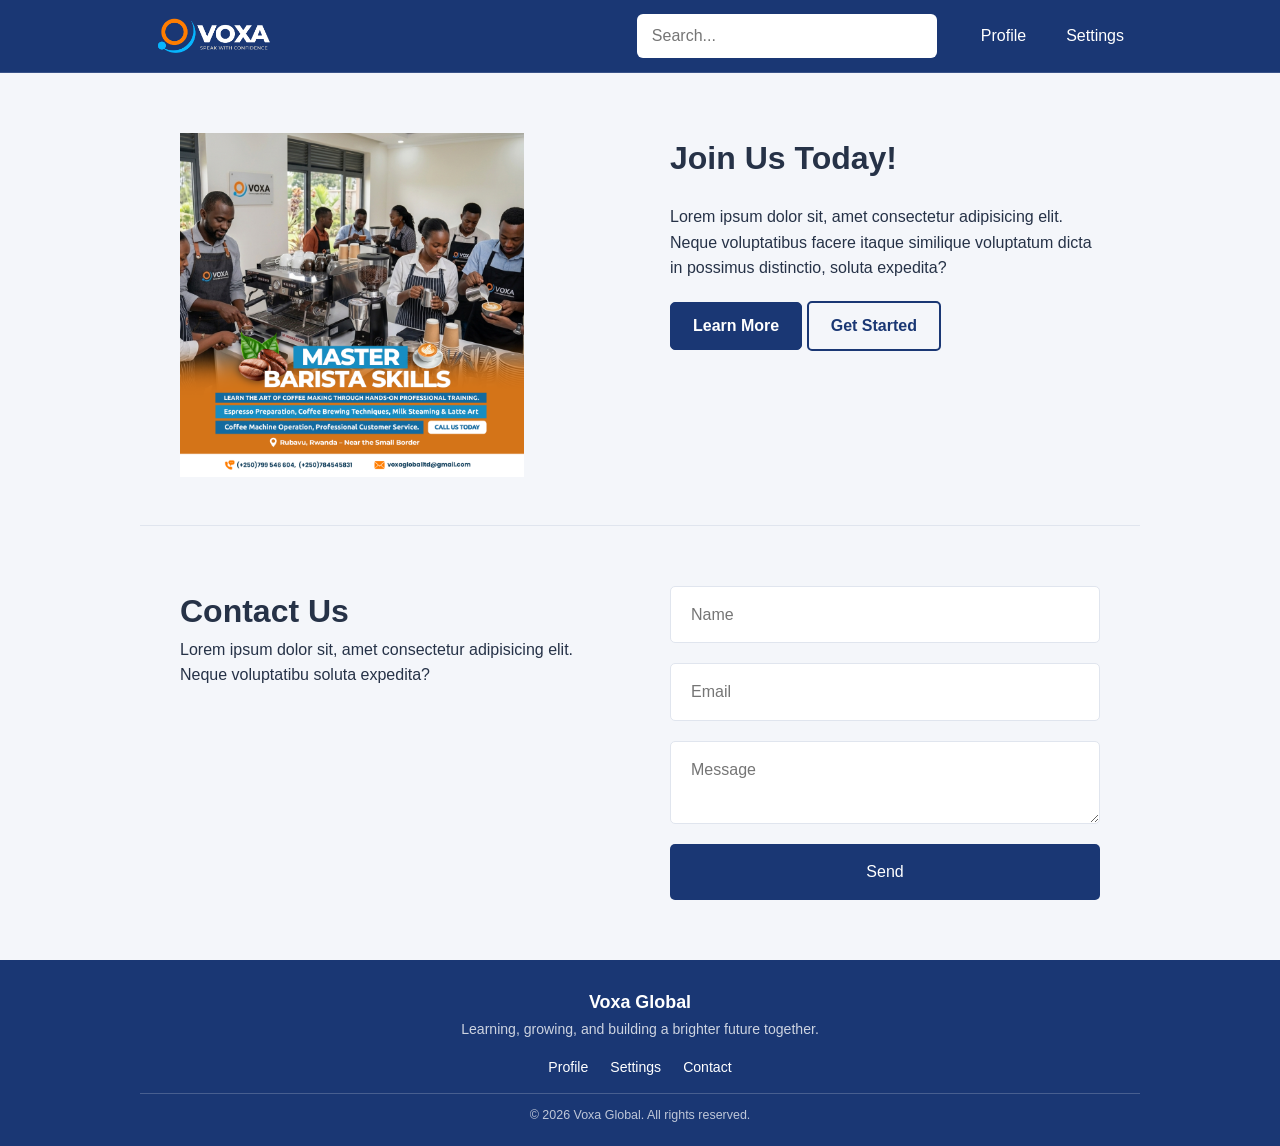
<file: index.html>
<!doctype html>
<html lang="en">
  <head>
    <meta charset="UTF-8" />
    <meta name="viewport" content="width=device-width, initial-scale=1.0" />
    <meta name="theme-color" content="#1a3774" />
    <title>Voxa Global</title>
    <link rel="icon" type="image/png" href="./favicon.png" />
    <link rel="stylesheet" href="style.css" />
    <script src="app.js" defer></script>
  </head>
  <body>
    <header class="site-header">
      <nav class="site-nav" aria-label="Main navigation">
        <a href="index.html" class="logo" aria-label="Voxa Global home">
          <img src="./logo.png" alt="Voxa Global" width="150" />
        </a>
        <button class="menu-toggle" type="button" aria-expanded="false" aria-controls="nav-content">
          <span class="sr-only">Toggle navigation</span>
          <span></span><span></span><span></span>
        </button>
        <div class="nav-content" id="nav-content">
          <form class="header-search" role="search" action="index.html">
            <label class="sr-only" for="site-search">Search</label>
            <input id="site-search" type="search" name="q" placeholder="Search..." />
          </form>
          <ul class="nav-links">
            <li><a href="profile.html">Profile</a></li>
            <li><a href="settings.html">Settings</a></li>
          </ul>
        </div>
      </nav>
    </header>

    <main>
      <div class="container border-bottom">
        <div class="img">
          <img src="./BARISTA.png" alt="Barista" class="" width="200px" />
        </div>

        <div class="left">
          <h1 class="">Join Us Today!</h1>
          <p class="">
            Lorem ipsum dolor sit, amet consectetur adipisicing elit. Neque
            voluptatibus facere itaque similique voluptatum dicta in possimus
            distinctio, soluta expedita?
          </p>

          <div class="">
            <button class="btn btn-primary">Learn More</button>
            <button class="btn btn-secondary">Get Started</button>
          </div>
        </div>
      </div>

      <div class="container">
        <div class="">
          <h1 class="">Contact Us</h1>
          <p class="">
            Lorem ipsum dolor sit, amet consectetur adipisicing elit. Neque
            voluptatibu soluta expedita?
          </p>
        </div>

        <div class="">
          <form action="">
            <input type="text" placeholder="Name" />
            <input type="email" placeholder="Email" />
            <textarea placeholder="Message"></textarea>
            <button class="">Send</button>
          </form>
        </div>
      </div>
    </main>
    <footer class="site-footer">
      <div class="footer-inner">
        <a href="index.html" class="footer-brand">Voxa Global</a>
        <p>Learning, growing, and building a brighter future together.</p>
        <div class="footer-links">
          <a href="profile.html">Profile</a>
          <a href="settings.html">Settings</a>
          <a href="mailto:voxagloballtd@gmail.com">Contact</a>
        </div>
        <small>&copy; <span data-current-year></span> Voxa Global. All rights reserved.</small>
      </div>
    </footer>
    <div class="toast" id="toast" role="status" aria-live="polite"></div>
  </body>
</html>
</file>
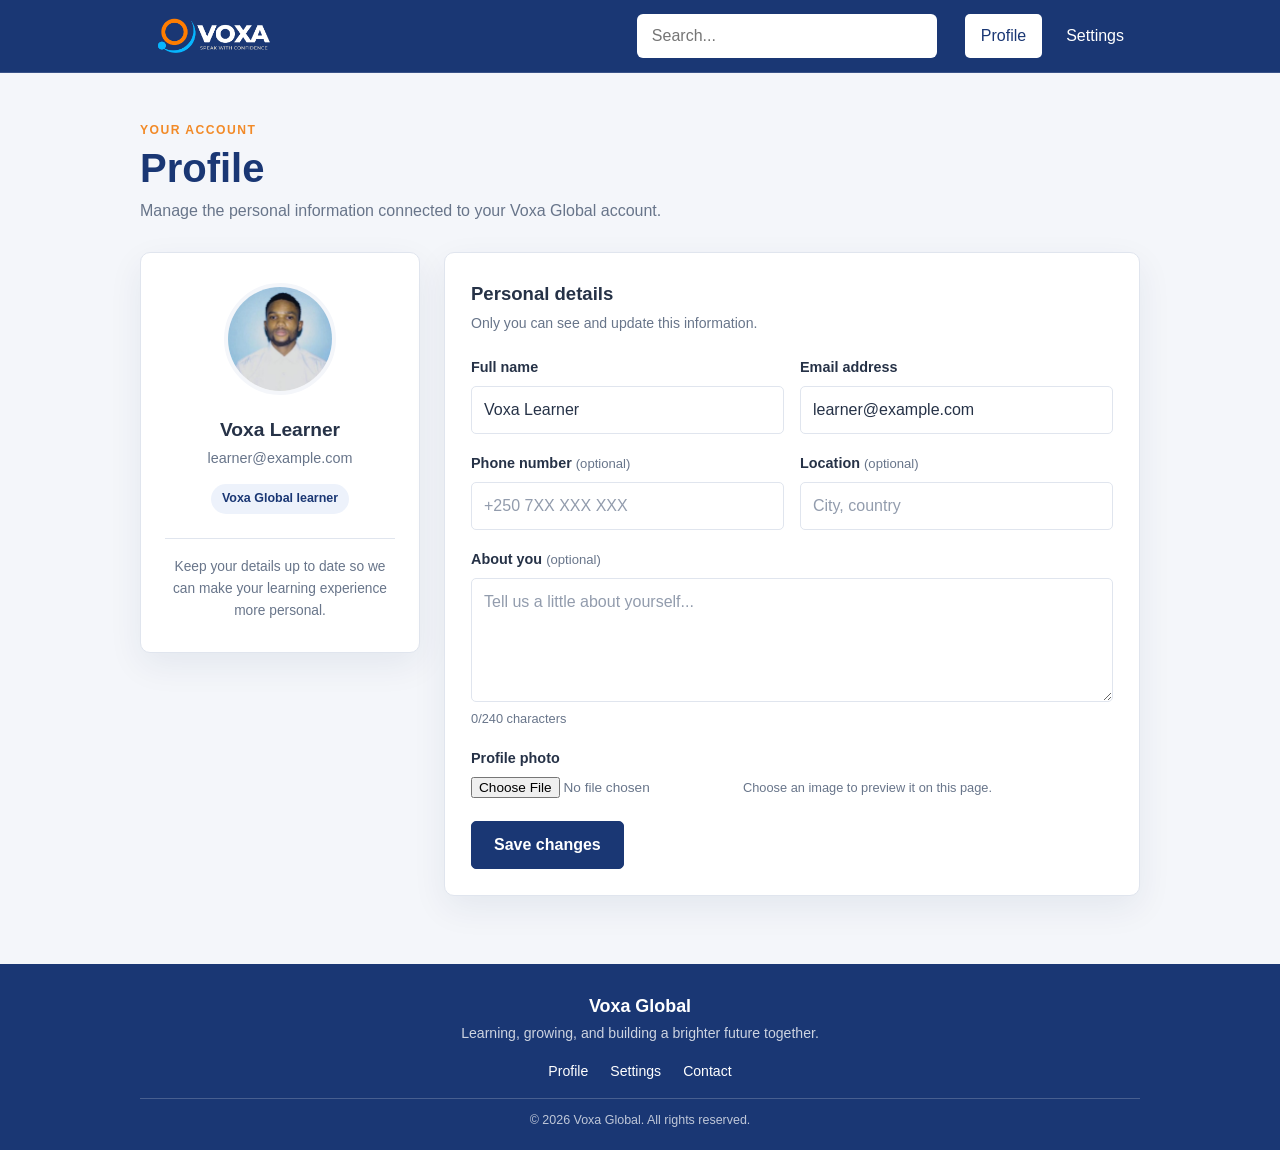
<file: profile.html>
<!doctype html>
<html lang="en">
  <head>
    <meta charset="UTF-8" />
    <meta name="viewport" content="width=device-width, initial-scale=1.0" />
    <meta name="theme-color" content="#1a3774" />
    <title>Your Profile | Voxa Global</title>
    <link rel="icon" type="image/png" href="./favicon.png" />
    <link rel="stylesheet" href="style.css" />
    <script src="app.js" defer></script>
  </head>
  <body>
    <header class="site-header">
      <nav class="site-nav" aria-label="Main navigation">
        <a href="index.html" class="logo" aria-label="Voxa Global home">
          <img src="./logo.png" alt="Voxa Global" width="150" />
        </a>
        <button class="menu-toggle" type="button" aria-expanded="false" aria-controls="nav-content">
          <span class="sr-only">Toggle navigation</span>
          <span></span><span></span><span></span>
        </button>
        <div class="nav-content" id="nav-content">
          <form class="header-search" role="search" action="index.html">
            <label class="sr-only" for="site-search">Search</label>
            <input id="site-search" type="search" name="q" placeholder="Search..." />
          </form>
          <ul class="nav-links">
            <li><a href="profile.html" aria-current="page">Profile</a></li>
            <li><a href="settings.html">Settings</a></li>
          </ul>
        </div>
      </nav>
    </header>

    <main class="page-shell">
      <section class="page-heading">
        <p class="eyebrow">YOUR ACCOUNT</p>
        <h1>Profile</h1>
        <p>Manage the personal information connected to your Voxa Global account.</p>
      </section>

      <div class="profile-layout">
        <aside class="profile-summary panel">
          <img class="profile-avatar" src="./profile.jpeg" alt="Your profile" data-profile-avatar />
          <h2 data-profile-name>Voxa Learner</h2>
          <p data-profile-email>learner@example.com</p>
          <span class="member-badge">Voxa Global learner</span>
          <div class="summary-divider"></div>
          <p class="summary-note">Keep your details up to date so we can make your learning experience more personal.</p>
        </aside>

        <section class="panel profile-details" aria-labelledby="profile-details-title">
          <div class="panel-heading">
            <div>
              <h2 id="profile-details-title">Personal details</h2>
              <p>Only you can see and update this information.</p>
            </div>
          </div>
          <form id="profile-form" class="form-grid">
            <div class="field">
              <label for="full-name">Full name</label>
              <input id="full-name" name="fullName" type="text" autocomplete="name" value="Voxa Learner" required maxlength="80" />
            </div>
            <div class="field">
              <label for="email">Email address</label>
              <input id="email" name="email" type="email" autocomplete="email" value="learner@example.com" required maxlength="120" />
            </div>
            <div class="field">
              <label for="phone">Phone number <span class="optional">(optional)</span></label>
              <input id="phone" name="phone" type="tel" autocomplete="tel" placeholder="+250 7XX XXX XXX" maxlength="30" />
            </div>
            <div class="field">
              <label for="location">Location <span class="optional">(optional)</span></label>
              <input id="location" name="location" type="text" autocomplete="address-level2" placeholder="City, country" maxlength="80" />
            </div>
            <div class="field field-full">
              <label for="bio">About you <span class="optional">(optional)</span></label>
              <textarea id="bio" name="bio" rows="4" maxlength="240" placeholder="Tell us a little about yourself..."></textarea>
              <span class="field-hint"><span id="bio-count">0</span>/240 characters</span>
            </div>
            <div class="field field-full avatar-field">
              <label for="avatar-upload">Profile photo</label>
              <div class="avatar-upload-row">
                <input id="avatar-upload" name="avatar" type="file" accept="image/*" />
                <span class="field-hint">Choose an image to preview it on this page.</span>
              </div>
            </div>
            <div class="form-actions field-full">
              <button class="btn btn-primary" type="submit">Save changes</button>
              <span class="save-status" id="profile-status" role="status" aria-live="polite"></span>
            </div>
          </form>
        </section>
      </div>
    </main>

    <footer class="site-footer">
      <div class="footer-inner">
        <a href="index.html" class="footer-brand">Voxa Global</a>
        <p>Learning, growing, and building a brighter future together.</p>
        <div class="footer-links">
          <a href="profile.html">Profile</a>
          <a href="settings.html">Settings</a>
          <a href="mailto:voxagloballtd@gmail.com">Contact</a>
        </div>
        <small>&copy; <span data-current-year></span> Voxa Global. All rights reserved.</small>
      </div>
    </footer>
    <div class="toast" id="toast" role="status" aria-live="polite"></div>
  </body>
</html>
</file>
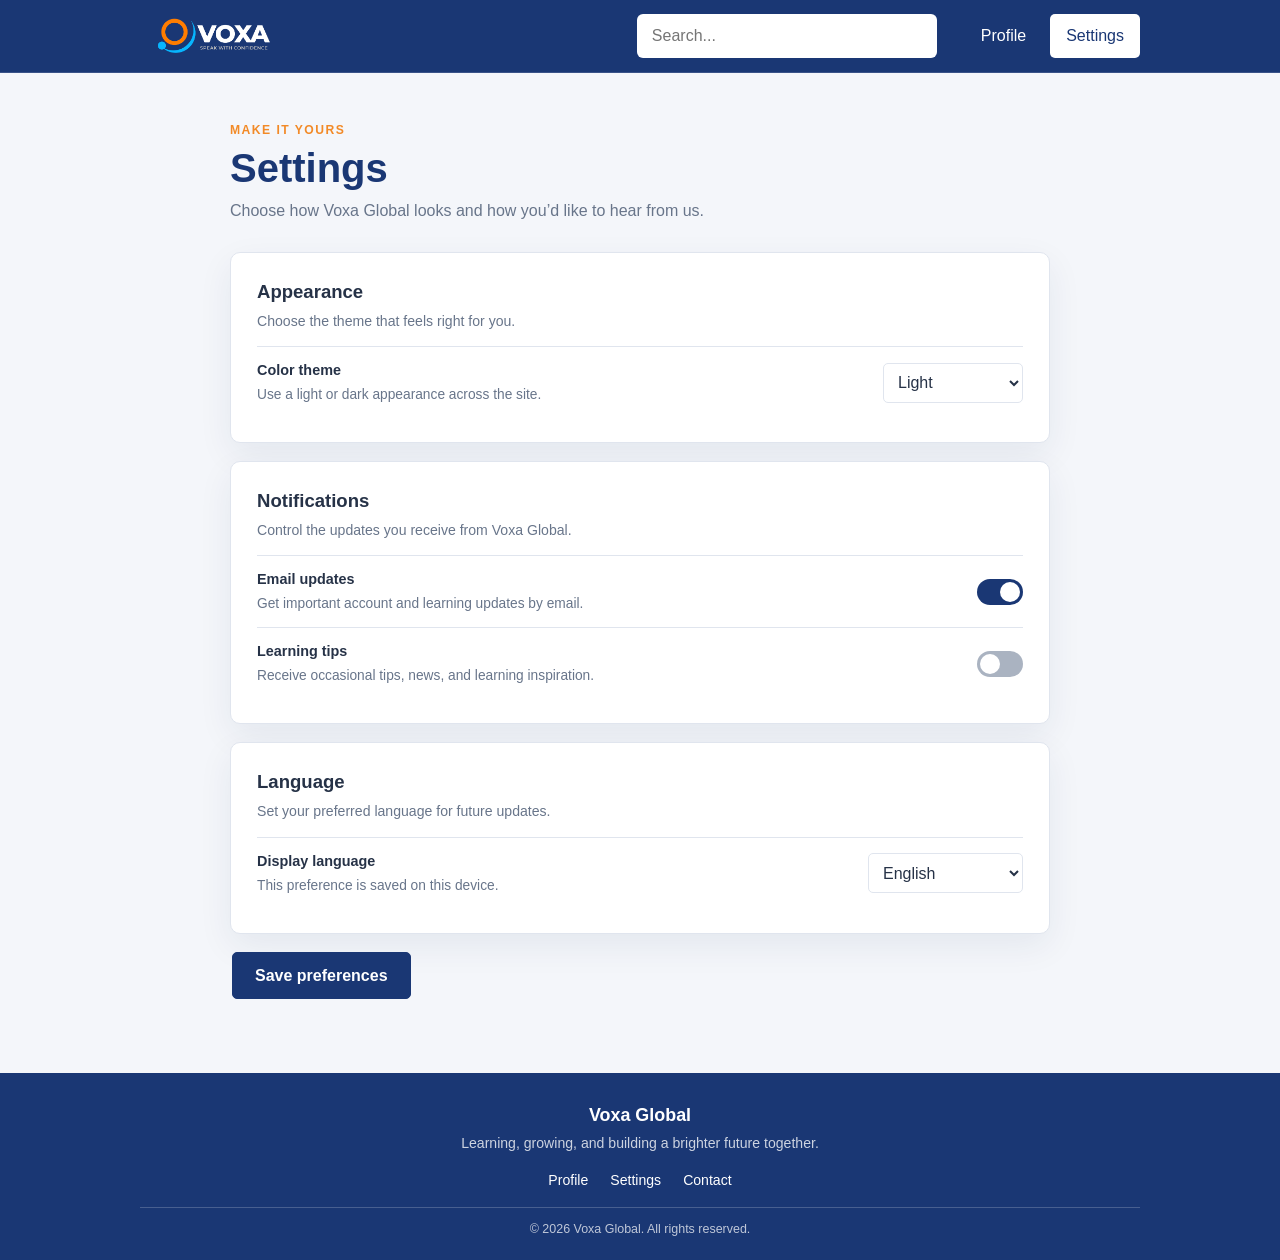
<file: settings.html>
<!doctype html>
<html lang="en">
  <head>
    <meta charset="UTF-8" />
    <meta name="viewport" content="width=device-width, initial-scale=1.0" />
    <meta name="theme-color" content="#1a3774" />
    <title>Settings | Voxa Global</title>
    <link rel="icon" type="image/png" href="./favicon.png" />
    <link rel="stylesheet" href="style.css" />
    <script src="app.js" defer></script>
  </head>
  <body>
    <header class="site-header">
      <nav class="site-nav" aria-label="Main navigation">
        <a href="index.html" class="logo" aria-label="Voxa Global home">
          <img src="./logo.png" alt="Voxa Global" width="150" />
        </a>
        <button class="menu-toggle" type="button" aria-expanded="false" aria-controls="nav-content">
          <span class="sr-only">Toggle navigation</span>
          <span></span><span></span><span></span>
        </button>
        <div class="nav-content" id="nav-content">
          <form class="header-search" role="search" action="index.html">
            <label class="sr-only" for="site-search">Search</label>
            <input id="site-search" type="search" name="q" placeholder="Search..." />
          </form>
          <ul class="nav-links">
            <li><a href="profile.html">Profile</a></li>
            <li><a href="settings.html" aria-current="page">Settings</a></li>
          </ul>
        </div>
      </nav>
    </header>

    <main class="page-shell settings-shell">
      <section class="page-heading">
        <p class="eyebrow">MAKE IT YOURS</p>
        <h1>Settings</h1>
        <p>Choose how Voxa Global looks and how you’d like to hear from us.</p>
      </section>

      <form id="settings-form" class="settings-content">
        <section class="panel settings-section" aria-labelledby="appearance-title">
          <div class="panel-heading">
            <div>
              <h2 id="appearance-title">Appearance</h2>
              <p>Choose the theme that feels right for you.</p>
            </div>
          </div>
          <label class="setting-row" for="theme-select">
            <span class="setting-copy">
              <strong>Color theme</strong>
              <span>Use a light or dark appearance across the site.</span>
            </span>
            <select id="theme-select" name="theme">
              <option value="light">Light</option>
              <option value="dark">Dark</option>
            </select>
          </label>
        </section>

        <section class="panel settings-section" aria-labelledby="notifications-title">
          <div class="panel-heading">
            <div>
              <h2 id="notifications-title">Notifications</h2>
              <p>Control the updates you receive from Voxa Global.</p>
            </div>
          </div>
          <label class="setting-row" for="email-updates">
            <span class="setting-copy">
              <strong>Email updates</strong>
              <span>Get important account and learning updates by email.</span>
            </span>
            <span class="switch">
              <input id="email-updates" name="emailUpdates" type="checkbox" />
              <span class="switch-track" aria-hidden="true"></span>
            </span>
          </label>
          <label class="setting-row" for="learning-tips">
            <span class="setting-copy">
              <strong>Learning tips</strong>
              <span>Receive occasional tips, news, and learning inspiration.</span>
            </span>
            <span class="switch">
              <input id="learning-tips" name="learningTips" type="checkbox" />
              <span class="switch-track" aria-hidden="true"></span>
            </span>
          </label>
        </section>

        <section class="panel settings-section" aria-labelledby="language-title">
          <div class="panel-heading">
            <div>
              <h2 id="language-title">Language</h2>
              <p>Set your preferred language for future updates.</p>
            </div>
          </div>
          <label class="setting-row" for="language-select">
            <span class="setting-copy">
              <strong>Display language</strong>
              <span>This preference is saved on this device.</span>
            </span>
            <select id="language-select" name="language">
              <option value="en">English</option>
              <option value="rw">Kinyarwanda</option>
              <option value="fr">Français</option>
            </select>
          </label>
        </section>

        <div class="form-actions settings-actions">
          <button class="btn btn-primary" type="submit">Save preferences</button>
          <span class="save-status" id="settings-status" role="status" aria-live="polite"></span>
        </div>
      </form>
    </main>

    <footer class="site-footer">
      <div class="footer-inner">
        <a href="index.html" class="footer-brand">Voxa Global</a>
        <p>Learning, growing, and building a brighter future together.</p>
        <div class="footer-links">
          <a href="profile.html">Profile</a>
          <a href="settings.html">Settings</a>
          <a href="mailto:voxagloballtd@gmail.com">Contact</a>
        </div>
        <small>&copy; <span data-current-year></span> Voxa Global. All rights reserved.</small>
      </div>
    </footer>
    <div class="toast" id="toast" role="status" aria-live="polite"></div>
  </body>
</html>
</file>
<file: style.css>
* {
  padding: 0;
  margin: 0;
  box-sizing: border-box;
}

:root {
  color-scheme: light;
  --brand: #1a3774;
  --brand-dark: #122958;
  --accent: #f28a27;
  --page: #f4f6fa;
  --surface: #fff;
  --text: #263247;
  --muted: #68758a;
  --border: #e0e5ee;
  --input: #fff;
  --shadow: 0 12px 35px rgba(20, 43, 83, 0.07);
}

:root[data-theme="dark"] {
  color-scheme: dark;
  --page: #111827;
  --surface: #1d293b;
  --text: #e8edf5;
  --muted: #a7b2c3;
  --border: #344258;
  --input: #172235;
  --shadow: 0 12px 35px rgba(0, 0, 0, 0.18);
}

html {
  min-height: 100%;
}

body {
  min-height: 100vh;
  display: flex;
  flex-direction: column;
  font-family: Arial, sans-serif;
  background-color: var(--page);
  color: var(--text);
  line-height: 1.6;
}

button,
input,
textarea,
select {
  font: inherit;
}

a {
  color: inherit;
}

.site-header {
  width: 100%;
  background-color: var(--brand);
  border-bottom: 1px solid rgba(255, 255, 255, 0.14);
}

.site-nav {
  position: relative;
  width: min(100% - 40px, 1000px);
  min-height: 72px;
  margin: 0 auto;
  display: flex;
  justify-content: space-between;
  align-items: center;
  gap: 30px;
}

.logo {
  display: inline-flex;
  align-items: center;
  flex: 0 0 auto;
}

.logo img {
  display: block;
  width: 150px;
  max-height: 52px;
  object-fit: contain;
}

.nav-content {
  display: flex;
  align-items: center;
  justify-content: flex-end;
  gap: 28px;
  flex: 1;
}

.header-search {
  width: min(100%, 300px);
}

.header-search input {
  width: 100%;
  min-height: 40px;
  padding: 8px 14px;
  border: 1px solid transparent;
  border-radius: 6px;
  background: #fff;
  color: #263247;
  outline: none;
}

.header-search input:focus,
.field input:focus,
.field textarea:focus,
.setting-row select:focus {
  border-color: #5b86d5;
  box-shadow: 0 0 0 3px rgba(91, 134, 213, 0.18);
}

.nav-links {
  display: flex;
  align-items: center;
  gap: 8px;
  list-style: none;
}

.nav-links a {
  display: block;
  padding: 9px 16px;
  border-radius: 5px;
  color: #fff;
  text-decoration: none;
  transition: background-color 160ms ease, color 160ms ease;
}

.nav-links a:hover,
.nav-links a[aria-current="page"] {
  background: #fff;
  color: var(--brand);
}

.menu-toggle {
  display: none;
  width: 42px;
  height: 40px;
  padding: 9px;
  border: 1px solid rgba(255, 255, 255, 0.45);
  border-radius: 5px;
  background: transparent;
  cursor: pointer;
}

.menu-toggle span:not(.sr-only) {
  display: block;
  height: 2px;
  margin: 4px 0;
  background: #fff;
}

.page-shell {
  width: min(100% - 40px, 1000px);
  margin: 0 auto;
  padding: 48px 0 68px;
  flex: 1;
}

.page-heading {
  margin-bottom: 28px;
}

.page-heading .eyebrow {
  margin-bottom: 4px;
  color: var(--accent);
  font-size: 0.76rem;
  font-weight: 700;
  letter-spacing: 0.12em;
}

.page-heading h1 {
  margin-bottom: 6px;
  color: var(--brand);
  font-size: clamp(2rem, 5vw, 2.5rem);
  line-height: 1.2;
}

:root[data-theme="dark"] .page-heading h1 {
  color: #a9c5ff;
}

.page-heading > p:last-child {
  color: var(--muted);
}

.profile-layout {
  display: grid;
  grid-template-columns: 280px minmax(0, 1fr);
  align-items: start;
  gap: 24px;
}

.panel {
  border: 1px solid var(--border);
  border-radius: 10px;
  background: var(--surface);
  box-shadow: var(--shadow);
}

.profile-summary {
  padding: 30px 24px;
  text-align: center;
}

.profile-avatar {
  width: 112px;
  height: 112px;
  margin-bottom: 12px;
  border: 4px solid var(--page);
  border-radius: 50%;
  object-fit: cover;
  background: var(--border);
}

.profile-summary h2 {
  margin-bottom: 2px;
  font-size: 1.2rem;
}

.profile-summary > p {
  color: var(--muted);
  font-size: 0.9rem;
  overflow-wrap: anywhere;
}

.member-badge {
  display: inline-block;
  margin-top: 14px;
  padding: 5px 11px;
  border-radius: 20px;
  background: #edf2fb;
  color: var(--brand);
  font-size: 0.78rem;
  font-weight: 700;
}

:root[data-theme="dark"] .member-badge {
  background: #293d5d;
  color: #c5d6ff;
}

.summary-divider {
  height: 1px;
  margin: 24px 0 17px;
  background: var(--border);
}

.profile-summary .summary-note {
  font-size: 0.86rem;
}

.profile-details,
.settings-section {
  padding: 26px;
}

.panel-heading {
  margin-bottom: 22px;
}

.panel-heading h2 {
  margin-bottom: 3px;
  font-size: 1.16rem;
}

.panel-heading p,
.field-hint {
  color: var(--muted);
  font-size: 0.88rem;
}

.form-grid {
  display: grid;
  grid-template-columns: repeat(2, minmax(0, 1fr));
  gap: 18px 16px;
}

.field {
  display: flex;
  flex-direction: column;
  gap: 7px;
}

.field-full {
  grid-column: 1 / -1;
}

.field label,
.setting-copy strong {
  font-size: 0.9rem;
  font-weight: 700;
}

.optional {
  color: var(--muted);
  font-size: 0.82rem;
  font-weight: 400;
}

.field input:not([type="file"]),
.field textarea,
.setting-row select {
  width: 100%;
  min-height: 44px;
  padding: 10px 12px;
  border: 1px solid var(--border);
  border-radius: 5px;
  outline: none;
  background: var(--input);
  color: var(--text);
  transition: border-color 150ms ease, box-shadow 150ms ease;
}

.field textarea {
  min-height: 104px;
  resize: vertical;
}

.field input::placeholder,
.field textarea::placeholder {
  color: #929cad;
}

.field-hint {
  font-size: 0.8rem;
}

.avatar-upload-row {
  display: flex;
  flex-wrap: wrap;
  align-items: center;
  gap: 8px 14px;
}

.avatar-upload-row input {
  max-width: 100%;
  color: var(--muted);
  font-size: 0.85rem;
}

.form-actions {
  display: flex;
  align-items: center;
  flex-wrap: wrap;
  gap: 14px;
  padding-top: 4px;
}

.btn {
  min-height: 44px;
  padding: 10px 22px;
  border: 1px solid var(--brand);
  border-radius: 5px;
  cursor: pointer;
  font-weight: 700;
  transition: background-color 160ms ease, transform 160ms ease;
}

.btn:hover {
  transform: translateY(-1px);
}

.btn-primary {
  background-color: var(--brand);
  color: #fff;
}

.btn-primary:hover {
  background-color: var(--brand-dark);
}

.save-status {
  color: #22734b;
  font-size: 0.88rem;
}

:root[data-theme="dark"] .save-status {
  color: #80d7a5;
}

.settings-shell {
  max-width: 820px;
}

.settings-content {
  display: grid;
  gap: 18px;
}

.settings-section {
  padding: 24px 26px;
}

.settings-section .panel-heading {
  margin-bottom: 14px;
}

.setting-row {
  min-height: 72px;
  display: flex;
  align-items: center;
  justify-content: space-between;
  gap: 20px;
  border-top: 1px solid var(--border);
  cursor: pointer;
}

.setting-copy {
  display: flex;
  flex-direction: column;
  gap: 2px;
}

.setting-copy > span {
  color: var(--muted);
  font-size: 0.86rem;
}

.setting-row select {
  width: auto;
  min-width: 140px;
  min-height: 40px;
  padding: 7px 30px 7px 10px;
  cursor: pointer;
}

.switch {
  position: relative;
  display: inline-flex;
  flex: 0 0 auto;
  width: 46px;
  height: 26px;
}

.switch input {
  position: absolute;
  width: 100%;
  height: 100%;
  margin: 0;
  opacity: 0;
  cursor: pointer;
}

.switch-track {
  width: 100%;
  height: 100%;
  border-radius: 20px;
  background: #aab3c1;
  transition: background 160ms ease;
}

.switch-track::after {
  position: absolute;
  top: 3px;
  left: 3px;
  width: 20px;
  height: 20px;
  border-radius: 50%;
  background: #fff;
  content: "";
  transition: transform 160ms ease;
}

.switch input:checked + .switch-track {
  background: var(--brand);
}

.switch input:checked + .switch-track::after {
  transform: translateX(20px);
}

.switch input:focus-visible + .switch-track {
  outline: 3px solid rgba(91, 134, 213, 0.5);
  outline-offset: 2px;
}

.settings-actions {
  padding: 0 2px 6px;
}

.site-footer {
  margin-top: auto;
  background: var(--brand);
  color: #fff;
}

.footer-inner {
  width: min(100% - 40px, 1000px);
  margin: 0 auto;
  padding: 28px 0 20px;
  text-align: center;
}

.footer-brand {
  display: inline-block;
  margin-bottom: 2px;
  color: #fff;
  font-size: 1.12rem;
  font-weight: 700;
  text-decoration: none;
}

.footer-inner > p {
  color: rgba(255, 255, 255, 0.78);
  font-size: 0.88rem;
}

.footer-links {
  display: flex;
  justify-content: center;
  gap: 22px;
  margin: 15px 0;
}

.footer-links a {
  color: #fff;
  font-size: 0.88rem;
  text-decoration: none;
}

.footer-links a:hover {
  text-decoration: underline;
}

.footer-inner small {
  display: block;
  padding-top: 12px;
  border-top: 1px solid rgba(255, 255, 255, 0.2);
  color: rgba(255, 255, 255, 0.72);
  font-size: 0.78rem;
}

.toast {
  position: fixed;
  right: 24px;
  bottom: 24px;
  z-index: 5;
  max-width: min(360px, calc(100vw - 32px));
  padding: 12px 18px;
  border-radius: 6px;
  background: #172c52;
  color: #fff;
  box-shadow: 0 8px 24px rgba(0, 0, 0, 0.2);
  opacity: 0;
  pointer-events: none;
  transform: translateY(10px);
  transition: opacity 180ms ease, transform 180ms ease;
}

.toast.is-visible {
  opacity: 1;
  transform: translateY(0);
}

.sr-only {
  position: absolute;
  width: 1px;
  height: 1px;
  overflow: hidden;
  clip: rect(0, 0, 0, 0);
  white-space: nowrap;
  clip-path: inset(50%);
}

/* Preserve the original home page layout with responsive sizing. */
.container {
  position: relative;
  display: flex;
  justify-content: space-between;
  gap: 20px;
  width: min(100% - 40px, 1000px);
  margin: 20px auto;
  padding: 20px;
}

.container > div {
  flex: 1;
  min-width: 0;
  padding: 20px;
  border-radius: 5px;
}

.border-bottom {
  border-bottom: 1px solid var(--border);
}

.img img {
  width: 80%;
}

.container form:not(.header-search) {
  display: flex;
  flex-direction: column;
  gap: 20px;
}

.container form input,
.container form textarea {
  padding: 15px 20px;
  border: 1px solid var(--border);
  border-radius: 5px;
  outline: none;
  background: var(--input);
  color: var(--text);
}

.container form button {
  padding: 15px 35px;
  border: none;
  border-radius: 5px;
  background-color: var(--brand);
  color: #fff;
  cursor: pointer;
}

.container .left {
  display: flex;
  flex-direction: column;
  gap: 20px;
}

.btn-secondary {
  border: 2px solid var(--brand);
  color: var(--brand);
  background: transparent;
}

:root[data-theme="dark"] .btn-secondary {
  color: #c5d6ff;
}

@media (max-width: 720px) {
  .site-nav {
    min-height: 66px;
    flex-wrap: wrap;
    gap: 0;
  }

  .menu-toggle {
    display: block;
  }

  .nav-content {
    display: none;
    width: 100%;
    flex-basis: 100%;
    align-items: stretch;
    padding: 0 0 15px;
  }

  .nav-content.is-open {
    display: flex;
    flex-direction: column;
    gap: 10px;
  }

  .header-search {
    width: 100%;
  }

  .nav-links {
    flex-direction: column;
    align-items: stretch;
  }

  .nav-links a {
    padding: 9px 12px;
  }

  .page-shell {
    padding: 34px 0 48px;
  }

  .profile-layout {
    grid-template-columns: 1fr;
  }

  .profile-summary {
    padding: 22px;
  }

  .container {
    gap: 8px;
    padding: 12px 0;
  }

  .container > div {
    padding: 12px;
  }
}

@media (max-width: 520px) {
  .page-shell,
  .site-nav,
  .footer-inner {
    width: min(100% - 28px, 1000px);
  }

  .form-grid {
    grid-template-columns: 1fr;
  }

  .field-full {
    grid-column: auto;
  }

  .profile-details,
  .settings-section {
    padding: 20px 17px;
  }

  .setting-row {
    align-items: flex-start;
    padding: 14px 0;
  }

  .setting-row select {
    min-width: 112px;
  }

  .container {
    flex-direction: column;
  }

  .img {
    text-align: center;
  }

  .img img {
    width: min(100%, 300px);
  }

  .footer-links {
    gap: 16px;
  }

  .toast {
    right: 16px;
    bottom: 16px;
  }
}
</file>
